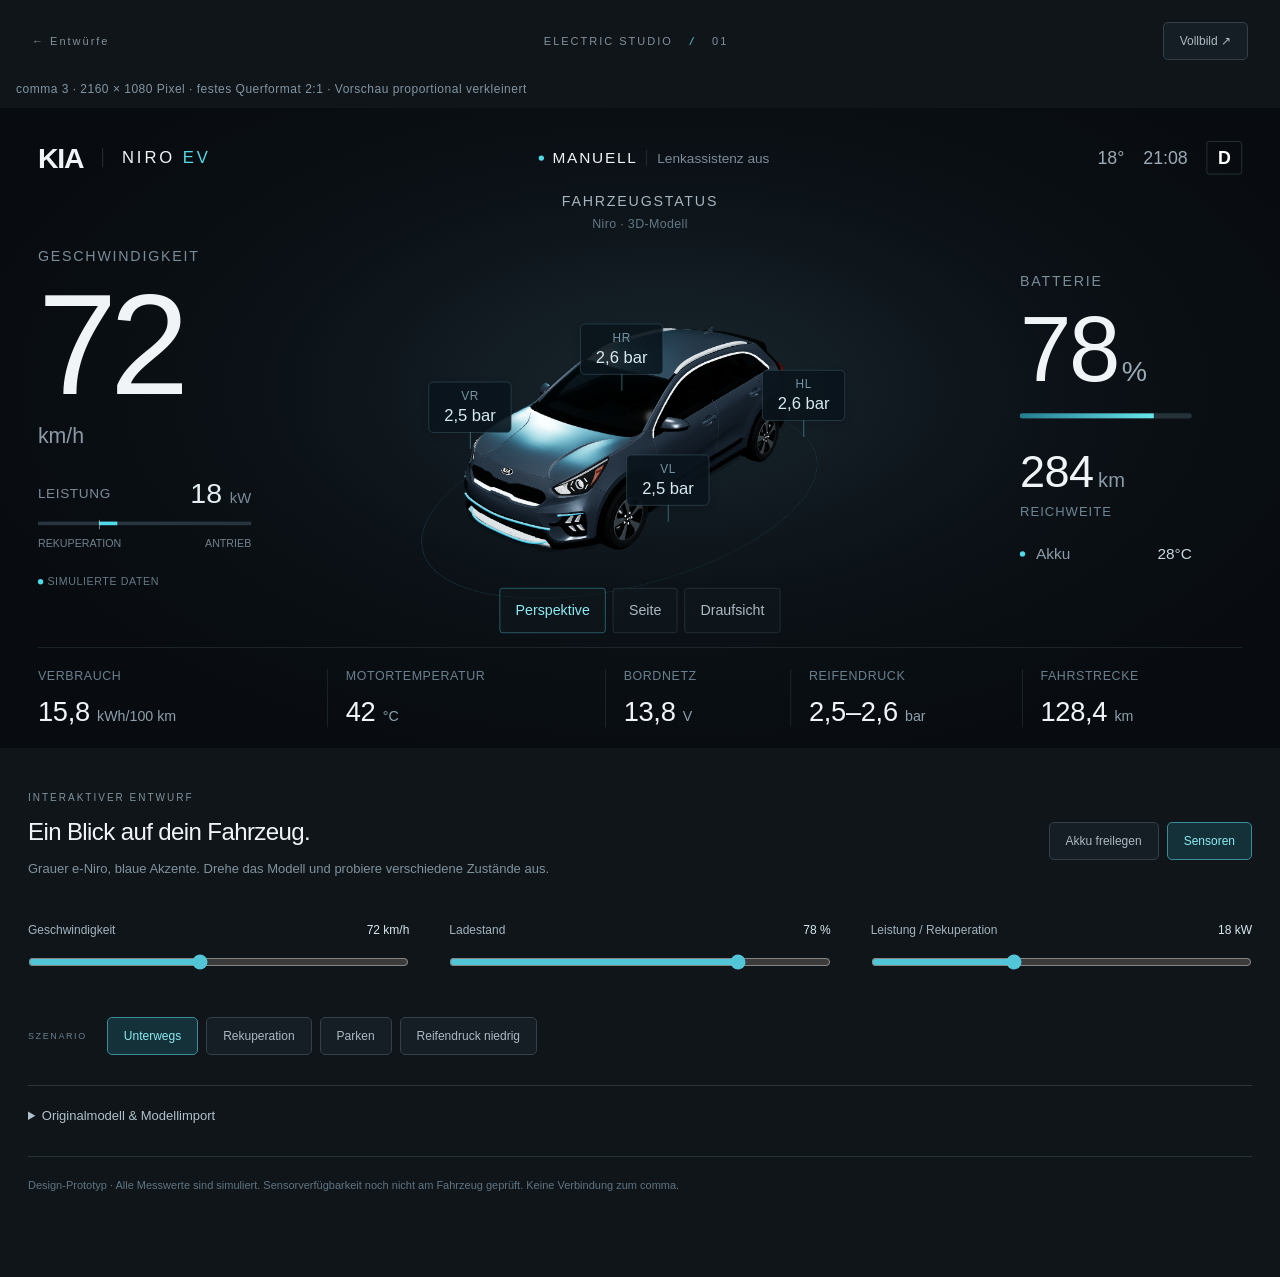
<file: custom/niro_simulator/dashboard-mockups/prototype/index.html>
<!doctype html><html lang="de"><head><meta charset="utf-8"><meta name="viewport" content="width=device-width,initial-scale=1"><link rel="icon" href="data:,">
<title>NIRO / Electric Studio</title><link rel="stylesheet" href="style.css"><script type="importmap">{"imports":{"three":"./vendor/three.module.js"}}</script></head><body>
<nav class="studio"><a href="../index.html">← Entwürfe</a><span>ELECTRIC STUDIO <i>/</i> 01</span><button id="fullscreen">Vollbild ↗</button></nav>
<p class="display-caption">comma 3 · 2160 × 1080 Pixel · festes Querformat 2:1 · Vorschau proportional verkleinert</p>
<div id="display-frame"><main id="dashboard">
<header><div class="brand">KIA <span>NIRO <b>EV</b></span></div><div class="mode"><i></i> MANUELL <small>Lenkassistenz aus</small></div><div class="ambient"><span id="outside">18°</span> <span>21:08</span><b>D</b></div></header>
<section class="instruments">
<aside class="speed"><p class="eyebrow">GESCHWINDIGKEIT</p><div class="speedvalue" id="speed">72</div><span class="unit">km/h</span><div class="power"><div class="power-head"><span>LEISTUNG</span><strong><span id="power">18</span> <small>kW</small></strong></div><div class="power-track"><i id="powerfill"></i><b></b></div><div class="power-label"><span>REKUPERATION</span><span>ANTRIEB</span></div></div><div class="connection"><i></i> SIMULIERTE DATEN</div></aside>
<div class="scene-wrap"><div class="scene-title"><span id="viewlabel">FAHRZEUGSTATUS</span><small id="modelstatus">e-Niro · Formstudie</small></div><div id="scene" aria-label="Interaktives dreidimensionales Fahrzeugmodell"></div><div id="markers"></div><div id="fallback" hidden>Die 3D-Ansicht benötigt WebGL. Öffne diese Seite in einem Browser mit Grafikbeschleunigung.</div><div class="scene-hint">Ziehen zum Drehen · Scrollen zum Zoomen</div><div class="views" role="group" aria-label="Ansicht"><button data-view="front" class="active">Perspektive</button><button data-view="side">Seite</button><button data-view="top">Draufsicht</button></div></div>
<aside class="battery"><p class="eyebrow">BATTERIE</p><div class="charge"><span id="soc">78</span><small>%</small></div><div class="battery-bar"><i id="socfill"></i></div><div class="range"><strong id="range">284</strong><span>km</span><small>REICHWEITE</small></div><div class="batterytemp"><i></i><span>Akku</span><strong><span id="battemp">28</span>°C</strong></div></aside>
</section>
<footer class="metrics"><div><span>VERBRAUCH</span><strong>15,8 <small>kWh/100 km</small></strong></div><div><span>MOTORTEMPERATUR</span><strong><span id="motor">42</span> <small>°C</small></strong></div><div><span>BORDNETZ</span><strong>13,8 <small>V</small></strong></div><div><span>REIFENDRUCK</span><strong id="pressure-summary">2,5–2,6 <small>bar</small></strong></div><div class="trip"><span>FAHRSTRECKE</span><strong>128,4 <small>km</small></strong></div></footer>
</main></div>
<section class="workbench"><div class="workbench-heading"><div><p class="eyebrow">INTERAKTIVER ENTWURF</p><h1>Ein Blick auf dein Fahrzeug.</h1><p>Grauer e-Niro, blaue Akzente. Drehe das Modell und probiere verschiedene Zustände aus.</p></div><div class="switches"><button id="xray" aria-pressed="false">Akku freilegen</button><button id="labels" class="active" aria-pressed="true">Sensoren</button></div></div>
<div class="controls"><label>Geschwindigkeit <output id="speedout">72 km/h</output><input id="speedcontrol" type="range" min="0" max="160" value="72"></label><label>Ladestand <output id="socout">78 %</output><input id="soccontrol" type="range" min="5" max="100" value="78"></label><label>Leistung / Rekuperation <output id="powerout">18 kW</output><input id="powercontrol" type="range" min="-60" max="150" value="18"></label></div>
<div class="presets"><span>SZENARIO</span><button data-preset="drive" class="active">Unterwegs</button><button data-preset="regen">Rekuperation</button><button data-preset="park">Parken</button><button data-preset="tire">Reifendruck niedrig</button></div>
<details class="model-tools"><summary>Originalmodell & Modellimport</summary><p>Das Modell von Xeeter wird lokal geladen und für diese Vorschau grau lackiert sowie um blaue Zierleisten ergänzt. Es zeigt den Niro Hybrid: Die Frontpartie unterscheidet sich noch von eurem e-Niro. Die Batterieansicht ist schematisch.</p><div class="import-row"><button id="load-niro">Niro-Modell laden</button><button id="show-sketchfab">Sketchfab-Modell ansehen ↗</button><label class="import-button">Eigene GLB einsetzen<input type="file" id="model-file" accept=".glb" hidden></label><button id="resetmodel">Formstudie wiederherstellen</button><button id="rotate-model">Modell um 90° drehen</button></div><p id="importstatus" role="status">Niro-Modell wird geladen …</p><div id="sketchfab-container"></div><p class="credit">„2021 Kia Niro FE Eco Hybrid“ von <a href="https://sketchfab.com/Xeetert" target="_blank" rel="noreferrer">Xeeter</a> · <a href="https://creativecommons.org/licenses/by/4.0/" target="_blank" rel="noreferrer">CC BY 4.0</a> · <a href="https://sketchfab.com/3d-models/2021-kia-niro-fe-eco-hybrid-36999e25cf854948be95459eda809a10" target="_blank" rel="noreferrer">Original / Download</a> · Änderungen: grauer Lack, blaue Zierleisten und Darstellung im Dashboard.</p></details>
<p class="disclaimer">Design-Prototyp · Alle Messwerte sind simuliert. Sensorverfügbarkeit noch nicht am Fahrzeug geprüft. Keine Verbindung zum comma.</p></section><script type="module" src="app.js"></script></body></html>
</file>
<file: custom/niro_simulator/dashboard-mockups/prototype/style.css>
:root{color-scheme:dark;--bg:#080c10;--muted:#7b8c99;--cyan:#51dbe9;--line:#28333b}*{box-sizing:border-box}body{margin:0;background:#10151a;color:#f1f4f6;font-family:Inter,-apple-system,BlinkMacSystemFont,"Segoe UI",sans-serif;font-weight:400}.studio{max-width:1600px;margin:auto;padding:22px 32px;display:flex;justify-content:space-between;align-items:center;font-size:11px;letter-spacing:2px;color:#83919b}.studio a{color:inherit;text-decoration:none}.studio i{color:var(--cyan);padding:0 12px}button,.import-button{border:1px solid #34414a;background:#151e25;color:#acb9c2;padding:11px 16px;border-radius:5px;cursor:pointer;font:inherit;font-size:12px;transition:.2s}button:hover,.import-button:hover{border-color:var(--cyan);color:white}button.active,button[aria-pressed=true]{background:#143139;border-color:#3c8d99;color:#8deaf2}button:focus-visible,a:focus-visible,summary:focus-visible{outline:2px solid var(--cyan);outline-offset:4px}#dashboard{max-width:1536px;margin:0 auto;background:radial-gradient(ellipse at 52% 44%,#18252d 0%,#0b1116 44%,#080c10 75%);border:1px solid #273139;box-shadow:0 24px 70px #0005;aspect-ratio:2/1;display:flex;flex-direction:column;padding:30px 38px 0;overflow:hidden}header{display:flex;align-items:center;justify-content:space-between;height:48px;flex:none}.brand{font-size:27px;font-weight:850;letter-spacing:-2px;display:flex;align-items:center;gap:21px}.brand span{font-size:14px;letter-spacing:4px;border-left:1px solid #3b4750;padding-left:22px;font-weight:400}.brand b{font-weight:500;color:var(--cyan)}.mode{font-size:12px;letter-spacing:3px;display:flex;align-items:center;gap:9px}.mode i,.connection i{height:5px;width:5px;border-radius:50%;background:var(--cyan)}.mode small{letter-spacing:0;color:var(--muted);padding-left:12px;border-left:1px solid #34414b;font-size:11px}.ambient{display:flex;gap:22px;align-items:center;color:#9cabb6;font-size:14px}.ambient b{color:white;border:1px solid #3b4a54;border-radius:5px;padding:6px 10px}.instruments{display:grid;grid-template-columns:21% 58% 21%;flex:1;min-height:0;align-items:center}.eyebrow{font-size:10px;letter-spacing:2px;color:var(--muted);margin:0 0 12px}.speed{padding-top:16px}.speedvalue{font-size:clamp(60px,10.5vw,160px);line-height:.95;font-weight:250;letter-spacing:-8px;font-variant-numeric:tabular-nums}.unit{font-size:18px;color:#8b9aa6;display:block;margin:13px 0 35px}.power{max-width:210px}.power-head{display:flex;justify-content:space-between;font-size:10px;letter-spacing:1px;color:var(--muted);align-items:center}.power-head strong{color:#e4edf2;font-size:24px;font-weight:400;letter-spacing:0}.power-head small{font-size:11px;color:var(--muted)}.power-track{height:3px;background:#29353e;margin:12px 0;position:relative}.power-track i{position:absolute;left:28.6%;width:8.6%;background:var(--cyan);height:3px}.power-track b{position:absolute;left:28.6%;top:-3px;width:1px;height:9px;background:#c2cdd5}.power-label{display:flex;justify-content:space-between;font-size:8px;letter-spacing:1px;color:#71828f}.connection{display:flex;gap:7px;align-items:center;color:#657984;font-size:8px;letter-spacing:1px;margin-top:34px}.scene-wrap{align-self:stretch;position:relative;min-width:0}.scene-title{position:absolute;top:15px;left:0;right:0;text-align:center;z-index:2;font-size:10px;letter-spacing:2px;color:#a5b4bf}.scene-title small{display:block;letter-spacing:.6px;color:#617784;font-size:10px;margin-top:7px}#scene{position:absolute;inset:0}#scene canvas{display:block;width:100%;height:100%;touch-action:none;cursor:grab}#scene canvas:active{cursor:grabbing}#markers{position:absolute;inset:0;pointer-events:none;overflow:hidden}.marker{position:absolute;left:0;top:0;transform:translate(-50%,-100%);padding:7px 11px;background:#0b151ce6;border:1px solid #34505e;border-radius:5px;min-width:69px;text-align:center;color:#d6e9f0;font-size:13px;box-shadow:0 6px 16px #0002;white-space:nowrap}.marker:after{content:"";position:absolute;height:19px;width:1px;background:#4a9eac;top:100%;left:50%}.marker small{font-size:8px;display:block;color:#7595a5;letter-spacing:1px;margin-bottom:3px}.marker.warning{border-color:#ce9557;color:#ffbf70}.marker.warning small{color:#d5a36c}.scene-hint{position:absolute;bottom:61px;text-align:center;left:0;right:0;font-size:9px;letter-spacing:.4px;color:#526571}.views{position:absolute;bottom:18px;left:0;right:0;display:flex;justify-content:center;gap:5px}.views button{font-size:10px;padding:7px 11px;background:#101a2180}.battery{padding:16px 0 0 32px}.charge{font-size:82px;font-weight:280;letter-spacing:-4px;line-height:1.05}.charge small{font-size:25px;color:#9aaab6;letter-spacing:0;margin-left:6px}.battery-bar{height:5px;border-radius:4px;background:#25323a;width:155px;overflow:hidden;margin-top:17px}.battery-bar i{display:block;width:78%;height:100%;background:linear-gradient(90deg,#247d8f,#66e6ec)}.range{margin-top:31px}.range strong{font-size:38px;font-weight:350;letter-spacing:-1px}.range>span{color:#8a9ba7;font-size:17px;margin-left:8px}.range small{display:block;letter-spacing:1.7px;color:#6e8594;font-size:9px;margin-top:7px}.batterytemp{display:flex;gap:10px;align-items:center;margin-top:28px;max-width:157px;font-size:12px;color:#8c9da9}.batterytemp i{height:5px;width:5px;border-radius:50%;background:var(--cyan)}.batterytemp strong{margin-left:auto;color:#c9d8df;font-weight:400}.metrics{display:grid;grid-template-columns:1.25fr 1.1fr .9fr 1.1fr .95fr;flex:none;height:112px;border-top:1px solid #29343c;align-items:center}.metrics>div{border-left:1px solid #28333b;padding-left:26px}.metrics>div:first-child{border:0;padding:0}.metrics div>span{display:block;color:#69808e;font-size:9px;letter-spacing:1.4px;margin-bottom:12px}.metrics strong{font-size:27px;font-weight:350;letter-spacing:-.5px}.metrics small{font-size:12px;color:#8da0ad;letter-spacing:0}.workbench{max-width:1400px;margin:42px auto;padding:0 28px 30px}.workbench-heading{display:flex;justify-content:space-between;align-items:center;gap:20px}h1{font-size:24px;letter-spacing:-.6px;font-weight:450;margin:8px 0 10px}.workbench p{color:#7f929e;font-size:13px;line-height:1.6}.switches{display:flex;gap:8px;flex-shrink:0}.controls{display:grid;grid-template-columns:repeat(3,1fr);gap:40px;margin:30px 0}label{font-size:12px;color:#a2b3be}output{float:right;color:#d6e8ee}input[type=range]{display:block;width:100%;margin:17px 0;accent-color:#52c6d6;cursor:pointer}.presets{display:flex;align-items:center;gap:8px;flex-wrap:wrap}.presets>span{color:#687f8e;font-size:9px;letter-spacing:1.6px;margin-right:12px}.model-tools{margin-top:30px;border-top:1px solid #2a353d;padding:22px 0}summary{font-size:13px;cursor:pointer;color:#afc1cc}.import-row{display:flex;gap:9px;flex-wrap:wrap}.credit a{color:#7dc2ce}.disclaimer{border-top:1px solid #26323a;padding-top:20px;font-size:11px!important;color:#5f7482!important}iframe{width:100%;height:550px;border:1px solid #34454f;margin-top:18px;border-radius:8px}#fallback{position:absolute;inset:35% 10%;color:#adc1cc;font-size:14px;z-index:5}
/* Fixed comma 3 landscape surface. The preview scales the whole surface, never reflows it. */
.display-caption{max-width:1440px;margin:0 auto 12px;padding:0 16px;color:#8195a3;font-size:12px;letter-spacing:.5px}
#display-frame{position:relative;width:100%;max-width:1440px;aspect-ratio:2/1;margin:auto;background:#080c10;overflow:hidden}
#dashboard{position:absolute;left:0;top:0;width:2160px;height:1080px;max-width:none;margin:0;aspect-ratio:2/1;padding:48px 64px 0;transform-origin:top left;border:0}
#dashboard header{height:72px}.brand{font-size:48px;gap:32px}.brand span{font-size:28px;letter-spacing:5px;padding-left:32px}.mode{font-size:26px;letter-spacing:3px;gap:14px}.mode small{font-size:23px;padding-left:18px}.ambient{font-size:30px;gap:32px}.ambient b{padding:10px 18px}.mode i,.connection i{width:9px;height:9px}
.eyebrow{font-size:24px;letter-spacing:3px;margin-bottom:20px}.speedvalue{font-size:240px;letter-spacing:-12px}.unit{font-size:36px;margin:20px 0 48px}.power{max-width:360px}.power-head{font-size:23px}.power-head strong{font-size:48px}.power-head small{font-size:25px}.power-track{height:6px;margin:20px 0}.power-track i{height:6px}.power-track b{height:16px}.power-label{font-size:18px;letter-spacing:0}.connection{font-size:18px;margin-top:44px}
.scene-title{top:24px;font-size:24px;letter-spacing:3px}.scene-title small{font-size:21px;margin-top:12px}.marker{font-size:28px;padding:12px 18px;min-width:140px;border-radius:8px}.marker small{font-size:20px;margin-bottom:5px}.marker:after{height:28px}.scene-hint{display:none}.views{bottom:24px;gap:12px}.views button{font-size:24px;padding:18px 26px;min-height:76px}
.battery{padding-left:52px}.charge{font-size:156px}.charge small{font-size:48px}.battery-bar{width:290px;height:9px;margin-top:26px}.range{margin-top:46px}.range strong{font-size:76px}.range>span{font-size:34px}.range small{font-size:22px;margin-top:12px}.batterytemp{font-size:26px;max-width:290px;margin-top:42px;gap:18px}.batterytemp i{width:9px;height:9px}
.metrics{height:170px;grid-template-columns:1.25fr 1.2fr .8fr 1fr .95fr}.metrics>div{padding-left:30px}.metrics div>span{font-size:21px;letter-spacing:1px;margin-bottom:20px}.metrics strong{font-size:46px}.metrics small{font-size:24px}
#display-frame:fullscreen{width:100vw;height:100vh;max-width:none;aspect-ratio:auto;background:#000}
.workbench .eyebrow{font-size:10px;letter-spacing:2px;margin-bottom:12px}
@media(max-width:650px){.studio{padding:15px}.studio>span{display:none}.display-caption{font-size:10px}.workbench{margin-top:28px;padding:0 18px}.workbench-heading{display:block}.controls{grid-template-columns:1fr;gap:8px}.switches{margin-top:20px}iframe{height:350px}}
</file>
